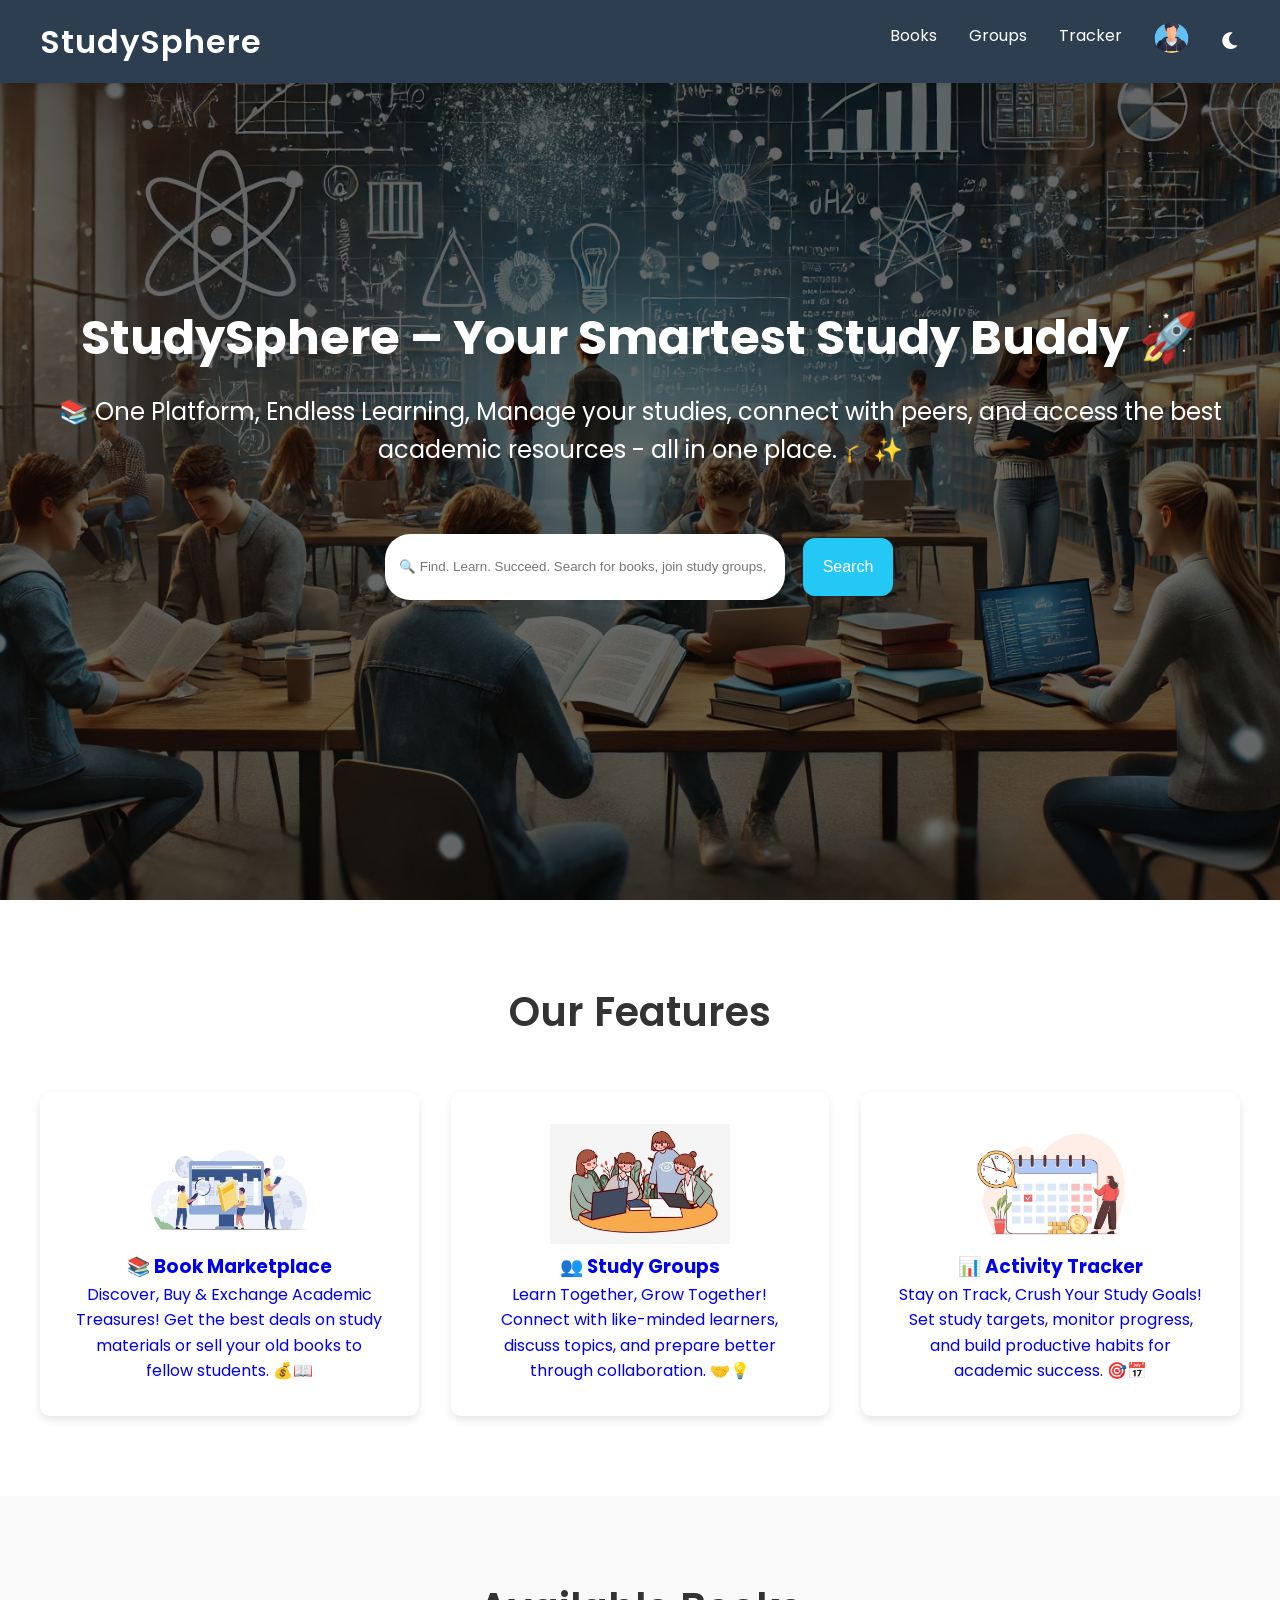
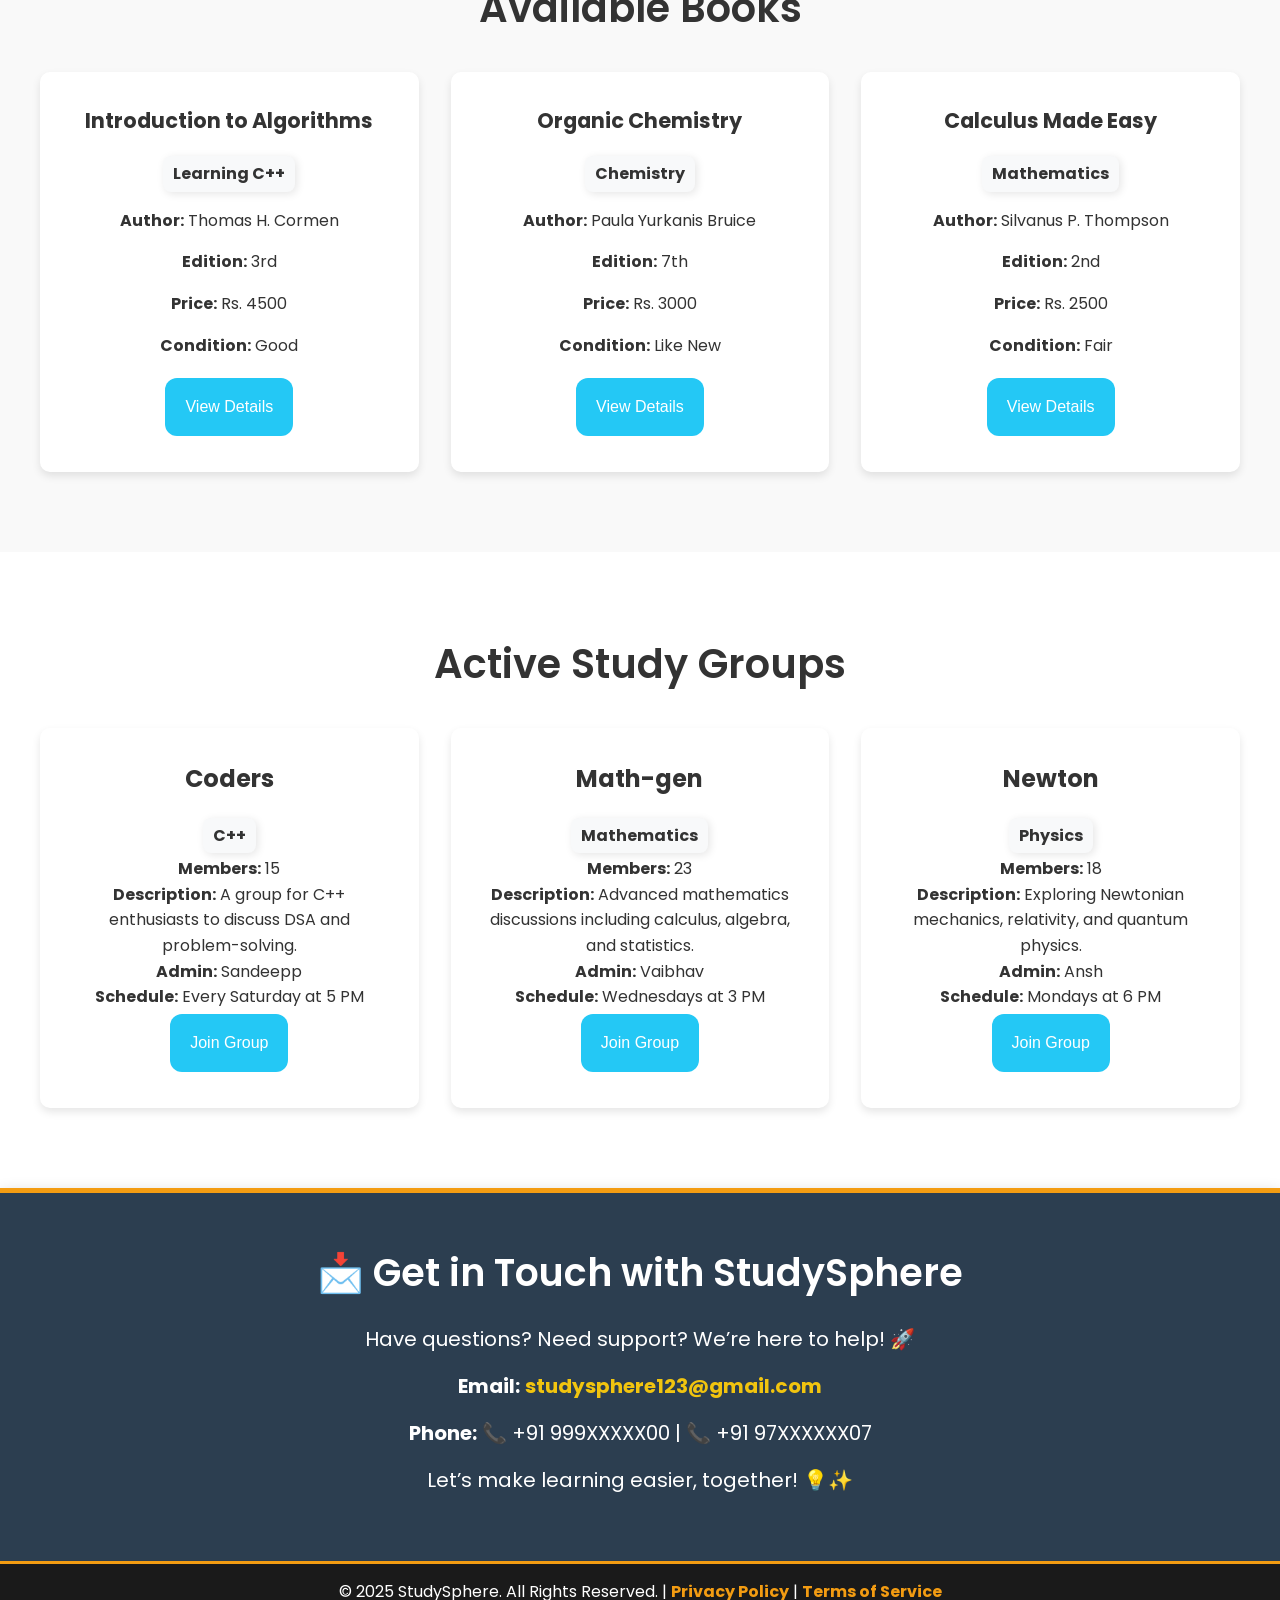
<file: html-files/index.html>
<!DOCTYPE html>
<html lang="en">

<head>
    <meta charset="UTF-8">
    <meta name="viewport" content="width=device-width, initial-scale=1.0">
    <link rel="icon" href="../src/ss.jpg">
    <title>StudySphere - Student Learning Platform</title>
    <link rel="stylesheet" href="https://cdnjs.cloudflare.com/ajax/libs/font-awesome/6.0.0/css/all.min.css">
    <link href="https://fonts.googleapis.com/css2?family=Poppins:wght@300;400;600&display=swap" rel="stylesheet">
    <link rel="stylesheet" href="../css-files/prj-2.css">
    <script type="module" src="../javascripts/main.js"></script> <!-- Load your main JS file -->
</head>

<body>
    <header>
        <!-- Navbar will be injected here -->
         <!-- try -->
    </header>
    <!-- cls-1 Section -->
    <section class="cls-1" id="home">
        <h1>StudySphere – Your Smartest Study Buddy 🚀</h1>
        <p>📚 One Platform, Endless Learning, Manage your studies, connect with peers, and access the best academic resources - all in one place. 🎓✨</p>
        <div class="search-bar" style="margin-top: 2rem;">
            <input type="text" placeholder="🔍 Find. Learn. Succeed. Search for books, join study groups, and track your progress effortlessly!">
            <button class="btn">Search</button>
        </div>
    </section>    

    <!-- Features Section -->
    <section class="features">
        <h2>Our Features</h2>
        <div class="features-grid">
            <div class="feature-card-left-to-right">
                <a href="./book2.html">
                    <img src="../src/book.jpg" alt="book2.html" style="height: 120px; width: 180px;">
                <h3>📚 Book Marketplace</h3>
                <p>Discover, Buy & Exchange Academic Treasures! Get the best deals on study materials or sell your old books to fellow students. 💰📖</p>
                </a>
            </div>
            <div class="feature-card-top-to-bottom">
                <a href="./group.html">
                    <img src="../src/study-grp.jpg" alt="group.html" style="height: 120px; width: 180px;">
                <h3>👥 Study Groups</h3>
                <p>Learn Together, Grow Together! Connect with like-minded learners, discuss topics, and prepare better through collaboration. 🤝💡</p>
                </a>
            </div>
            <div class="feature-card-right-to-left">
                <a href="./tracker.html">
                    <img src="../src/tracker.jpg" alt="tracker.html" style="height: 120px; width: 180px;">
                <h3>📊 Activity Tracker</h3>
                <p>Stay on Track, Crush Your Study Goals! Set study targets, monitor progress, and build productive habits for academic success. 🎯📅</p>
                </a>
            </div>
        </div>
    </section>

    <!-- Book Listings -->
    <section class="book-listings" id="books">
        <h2 style="text-align: center; margin-bottom: 2rem;">Available Books</h2>
        <div class="books-grid">
            <!-- Book cards will be populated by JavaScript -->
        </div>
    </section>

    <!-- Study Groups Preview -->
    <section class="features" id="groups">
        <h2 style="text-align: center; margin-bottom: 2rem;">Active Study Groups</h2>
        <div class="features-grid">
            <!-- Study group cards will be populated by JavaScript -->
        </div>
    </section>

    <section id="contact" class="contact">
        <h2>📩 Get in Touch with StudySphere</h2>
        <p>Have questions? Need support? We’re here to help! 🚀</p>
        <p><strong>Email:</strong> <a href="mailto:studysphere123@gmail.com">studysphere123@gmail.com</a></p>
        <p><strong>Phone:</strong> 📞 +91 999XXXXX00 | 📞 +91 97XXXXXX07</p>
        <p>Let’s make learning easier, together! 💡✨</p>
    </section>
    
    <footer>
        © 2025 StudySphere. All Rights Reserved. | <a href="#">Privacy Policy</a> | <a href="#">Terms of Service</a>
    </footer>
    

    <script src="../javascripts/prj-2.js"></script>
</body>

</html>
</file>
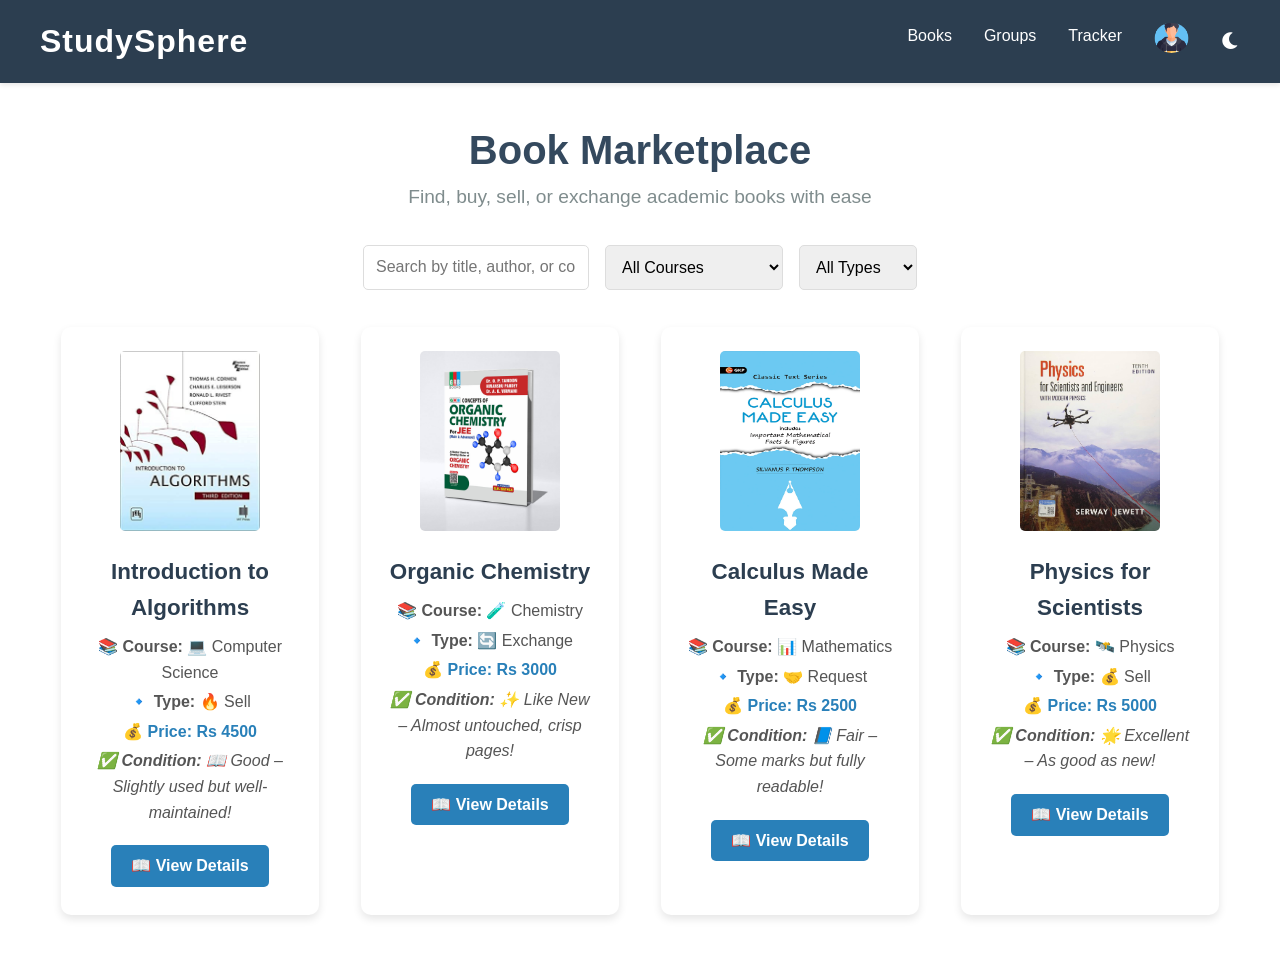
<file: book2.html>
<!DOCTYPE html>
<html lang="en">
<head>
    <meta charset="UTF-8">
    <meta name="viewport" content="width=device-width, initial-scale=1.0">
    <title>StudySphere - Book Marketplace</title>
    <link rel="stylesheet" href="https://cdnjs.cloudflare.com/ajax/libs/font-awesome/6.0.0/css/all.min.css">
    <link rel="stylesheet" href="prj-2.css">
    <link rel="stylesheet" href="book2.css">
    <script type="module" src="main.js"></script>
</head>
<body>
    <!-- Header for Navbar -->
    <header>
        <!-- Navbar will be injected here -->
    </header>

        <!-- Book Section -->
        <section class="book-section">
            <!-- Header -->
            <div class="book-header">
                <h1>Book Marketplace</h1>
                <p>Find, buy, sell, or exchange academic books with ease</p>
            </div>

            <!-- Search & Filters -->
            <div class="search-filters">
                <input type="text" id="searchInput" placeholder="Search by title, author, or course...">
                <select id="courseFilter">
                    <option value="">All Courses</option>
                    <option value="Computer Science">Computer Science</option>
                    <option value="Mathematics">Mathematics</option>
                    <option value="Physics">Physics</option>
                    <option value="Chemistry">Chemistry</option>
                </select>
                <select id="typeFilter">
                    <option value="">All Types</option>
                    <option value="Sell">Sell</option>
                    <option value="Exchange">Exchange</option>
                    <option value="Request">Request</option>
                </select>
            </div>

            <!-- Book Grid -->
            <div class="book-grid" id="bookGrid">
                <!-- Book cards will be populated by JavaScript -->
            </div>
        </section>
    </main>

    <script src="book2.js"></script>
</body>
</html>
</file>
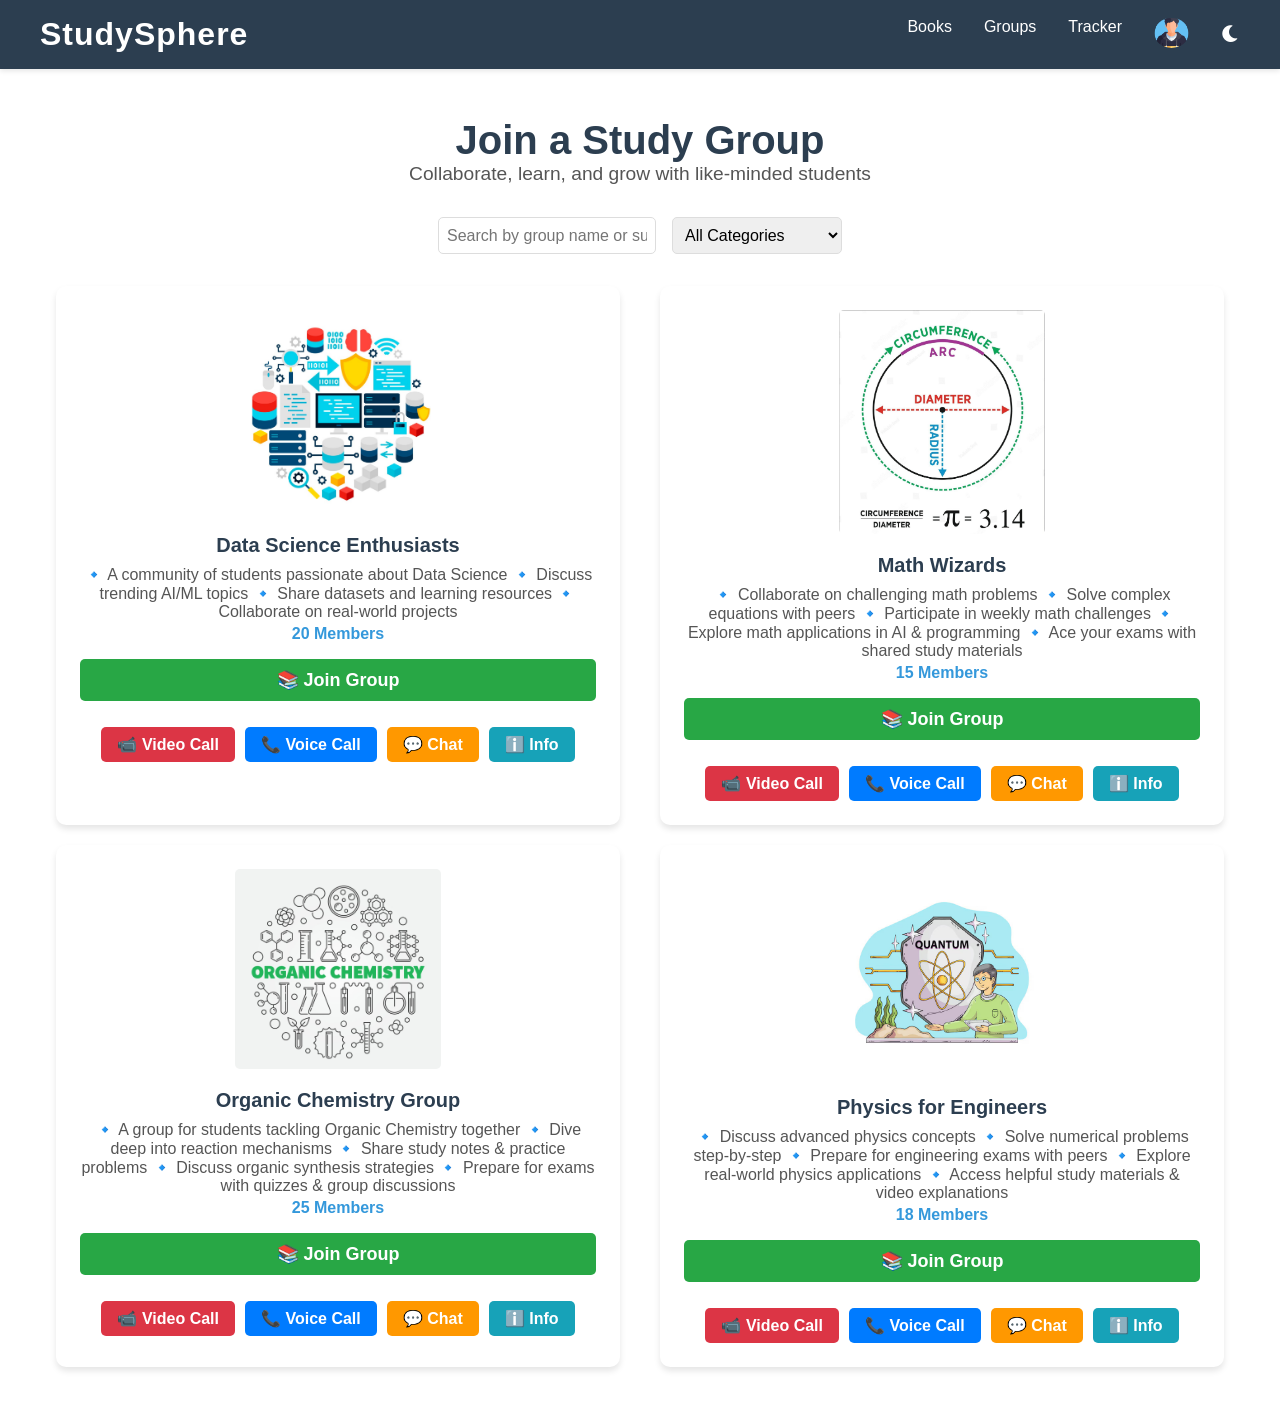
<file: group.html>
<!DOCTYPE html>
<html lang="en">
<head>
    <meta charset="UTF-8">
    <meta name="viewport" content="width=device-width, initial-scale=1.0">
    <title>StudySphere - Study Tracker</title>
    <link rel="stylesheet" href="https://cdnjs.cloudflare.com/ajax/libs/font-awesome/6.0.0/css/all.min.css">
    <link rel="stylesheet" href="group.css">
    <script type="module" src="main.js"></script> <!-- Load your main JS file -->
</head>
<body>
    <header>
        <!-- Navbar will be injected here -->
    </header>
    <!-- Group Section -->
    <section class="group-section">
        <div class="group-header">
            <h1>Join a Study Group</h1>
            <p>Collaborate, learn, and grow with like-minded students</p>
        </div>

        <!-- Search & Filters -->
        <div class="search-filters">
            <input type="text" id="searchInput" placeholder="Search by group name or subject...">
            <select id="categoryFilter">
                <option value="">All Categories</option>
                <option value="Computer Science">Computer Science</option>
                <option value="Mathematics">Mathematics</option>
                <option value="Physics">Physics</option>
                <option value="Chemistry">Chemistry</option>
            </select>
        </div>

        <!-- Group Grid -->
        <div class="group-grid" id="groupGrid">
            <!-- Group cards will be populated by JavaScript -->
        </div>
    </section>

    <script src="group.js"></script>
</body>
</html>
</file>
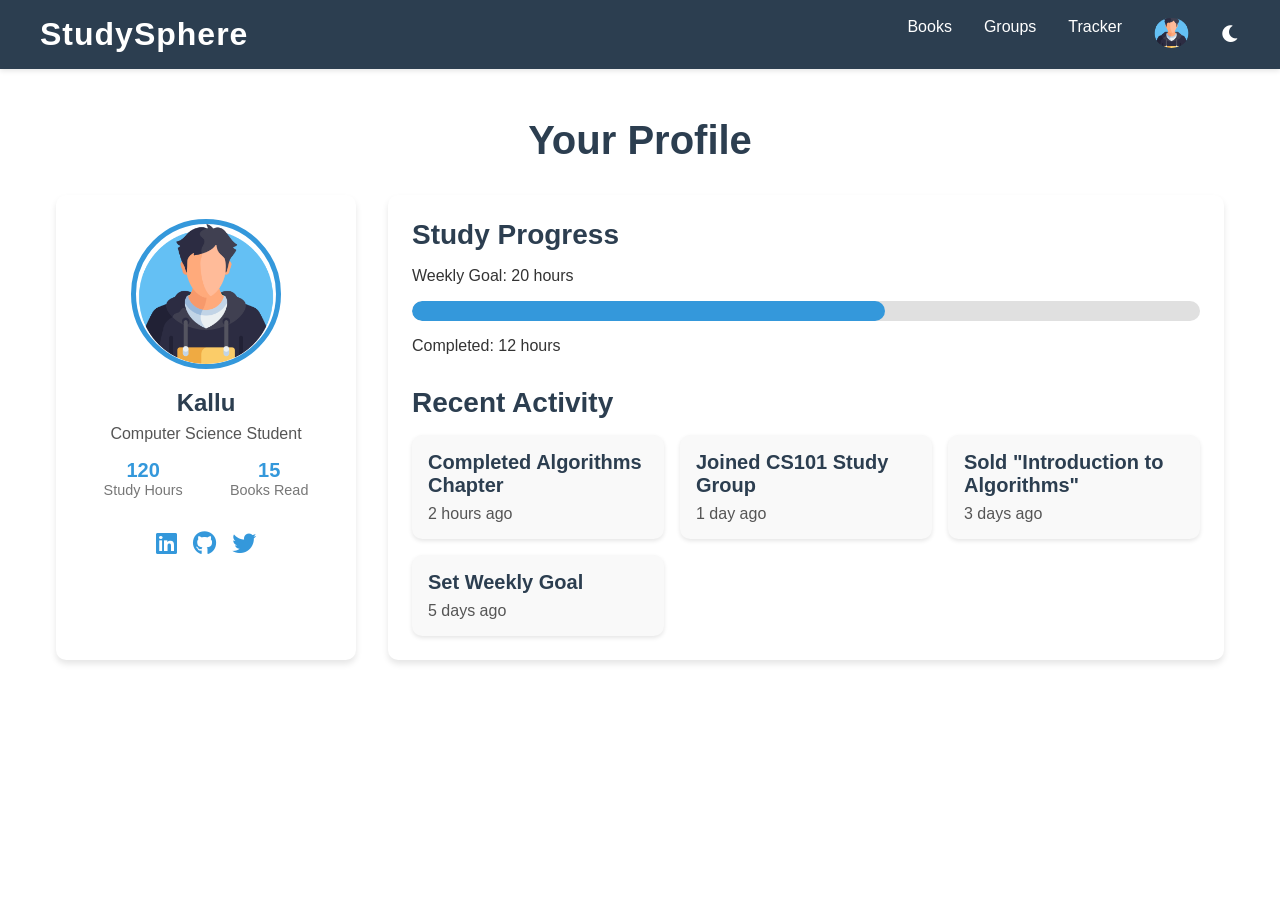
<file: profile.html>
<!DOCTYPE html>
<html lang="en">
<head>
    <meta charset="UTF-8">
    <meta name="viewport" content="width=device-width, initial-scale=1.0">
    <title>StudySphere - Profile</title>
    <link rel="stylesheet" href="https://cdnjs.cloudflare.com/ajax/libs/font-awesome/6.0.0/css/all.min.css">
    <link rel="stylesheet" href="profile.css">
    <script type="module" src="main.js"></script>

</head>
<body>
    <header>
        <!-- Navbar will be injected here -->
    </header>

    <!-- Profile Container -->
    <div class="profile-container">
        <!-- Header -->
        <div class="profile-header">
            <h1>Your Profile</h1>
        </div>

        <!-- Profile Content -->
        <div class="profile-content">
            <!-- Sidebar -->
            <div class="profile-sidebar">
                <img src="./profile-sy.png" alt="Profile">
                <h2>Kallu</h2>
                <p>Computer Science Student</p>
                <div class="stats">
                    <div>
                        <h3>120</h3>
                        <p>Study Hours</p>
                    </div>
                    <div>
                        <h3>15</h3>
                        <p>Books Read</p>
                    </div>
                </div>
                <div class="social-links">
                    <a href="#"><i class="fab fa-linkedin"></i></a>
                    <a href="#"><i class="fab fa-github"></i></a>
                    <a href="#"><i class="fab fa-twitter"></i></a>
                </div>
            </div>

            <!-- Main Content -->
            <div class="profile-main">
                <!-- Progress Section -->
                <div class="progress-section">
                    <h2>Study Progress</h2>
                    <p>Weekly Goal: 20 hours</p>
                    <div class="progress-bar">
                        <div class="progress-bar-fill" style="width: 60%;"></div>
                    </div>
                    <p>Completed: 12 hours</p>
                </div>

                <!-- Recent Activity -->
                <div class="activity-section">
                    <h2>Recent Activity</h2>
                    <div class="activity-grid">
                        <div class="activity-card">
                            <h3>Completed Algorithms Chapter</h3>
                            <p>2 hours ago</p>
                        </div>
                        <div class="activity-card">
                            <h3>Joined CS101 Study Group</h3>
                            <p>1 day ago</p>
                        </div>
                        <div class="activity-card">
                            <h3>Sold "Introduction to Algorithms"</h3>
                            <p>3 days ago</p>
                        </div>
                        <div class="activity-card">
                            <h3>Set Weekly Goal</h3>
                            <p>5 days ago</p>
                        </div>
                    </div>
                </div>
            </div>
        </div>
    </div>
</body>
</html>
</file>
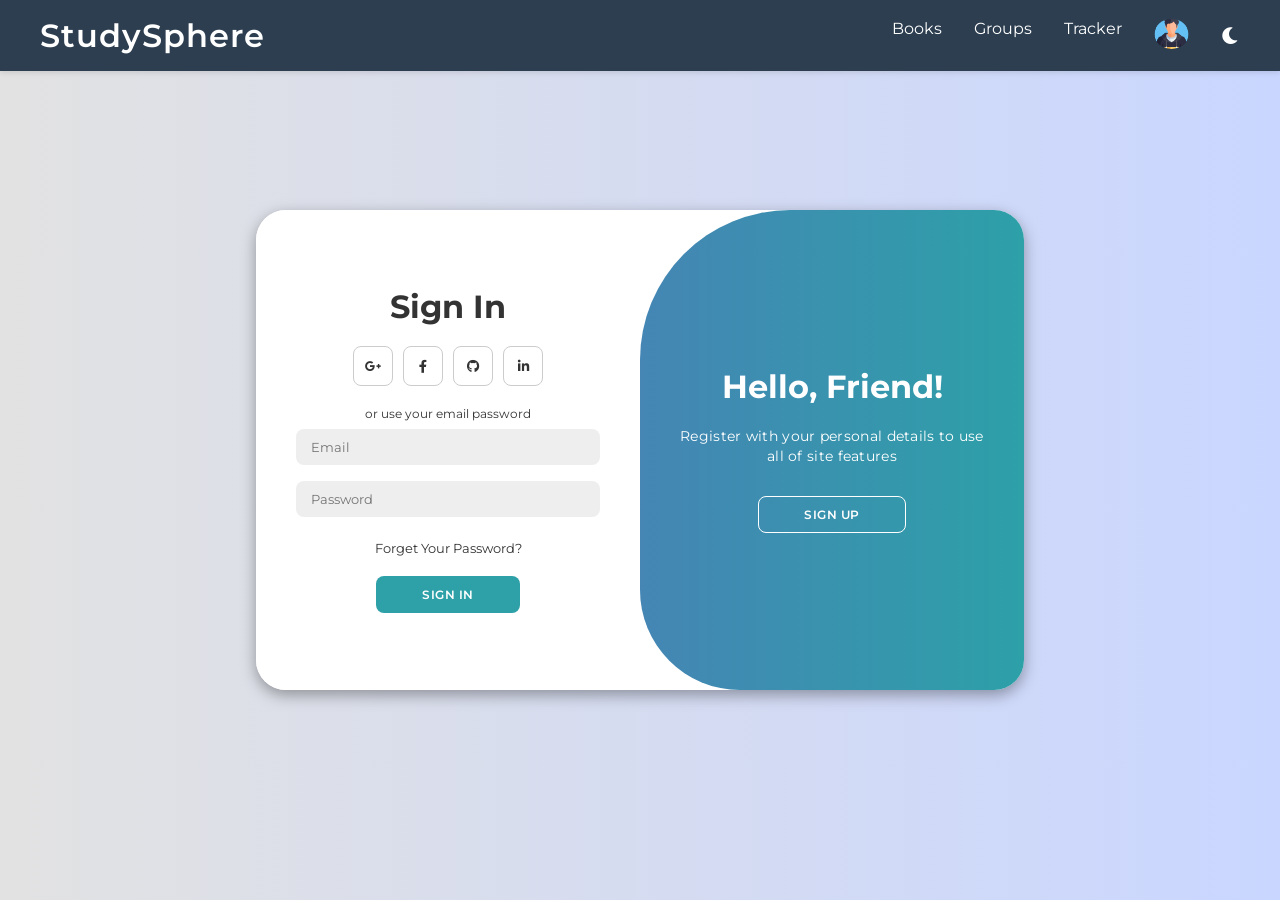
<file: signup.html>
<!DOCTYPE html>
<html lang="en">
  <head>
    <meta charset="UTF-8" />
    <meta name="viewport" content="width=device-width, initial-scale=1.0" />
    <link
      rel="stylesheet"
      href="https://cdnjs.cloudflare.com/ajax/libs/font-awesome/6.4.2/css/all.min.css"
    />
    <link rel="stylesheet" href="signup.css" />
    <title>Login Page | Caged coder</title>
    <script type="module" src="main.js"></script> <!-- Load your main JS file -->
  </head>

  <body>
    <header>
        <!-- Navbar will be injected here -->
    </header>
    <div class="container" id="container">
      <div class="form-container sign-up">
        <form>
          <h1>Create Account</h1>
          <div class="social-icons">
            <a href="#" class="icon"
              ><i class="fa-brands fa-google-plus-g"></i
            ></a>
            <a href="#" class="icon"><i class="fa-brands fa-facebook-f"></i></a>
            <a href="#" class="icon"><i class="fa-brands fa-github"></i></a>
            <a href="#" class="icon"
              ><i class="fa-brands fa-linkedin-in"></i
            ></a>
          </div>
          <span>or use your email for registeration</span>
          <input type="text" placeholder="Name" />
          <input type="email" placeholder="Email" />
          <input type="password" placeholder="Password" />
          <button>Sign Up</button>
        </form>
      </div>
      <div class="form-container sign-in">
        <form>
          <h1>Sign In</h1>
          <div class="social-icons">
            <a href="#" class="icon"
              ><i class="fa-brands fa-google-plus-g"></i
            ></a>
            <a href="#" class="icon"><i class="fa-brands fa-facebook-f"></i></a>
            <a href="#" class="icon"><i class="fa-brands fa-github"></i></a>
            <a href="#" class="icon"
              ><i class="fa-brands fa-linkedin-in"></i
            ></a>
          </div>
          <span>or use your email password</span>
          <input type="email" placeholder="Email" />
          <input type="password" placeholder="Password" />
          <a href="#">Forget Your Password?</a>
          <button>Sign In</button>
        </form>
      </div>
      <div class="toggle-container">
        <div class="toggle">
          <div class="toggle-panel toggle-left">
            <h1>Welcome Back!</h1>
            <p>Enter your personal details to use all of site features</p>
            <button class="hidden" id="login">Sign In</button>
          </div>
          <div class="toggle-panel toggle-right">
            <h1>Hello, Friend!</h1>
            <p>
              Register with your personal details to use all of site features
            </p>
            <button class="hidden" id="register">Sign Up</button>
          </div>
        </div>
      </div>
    </div>

    <script src="signup.js"></script>
  </body>
</html>
</file>
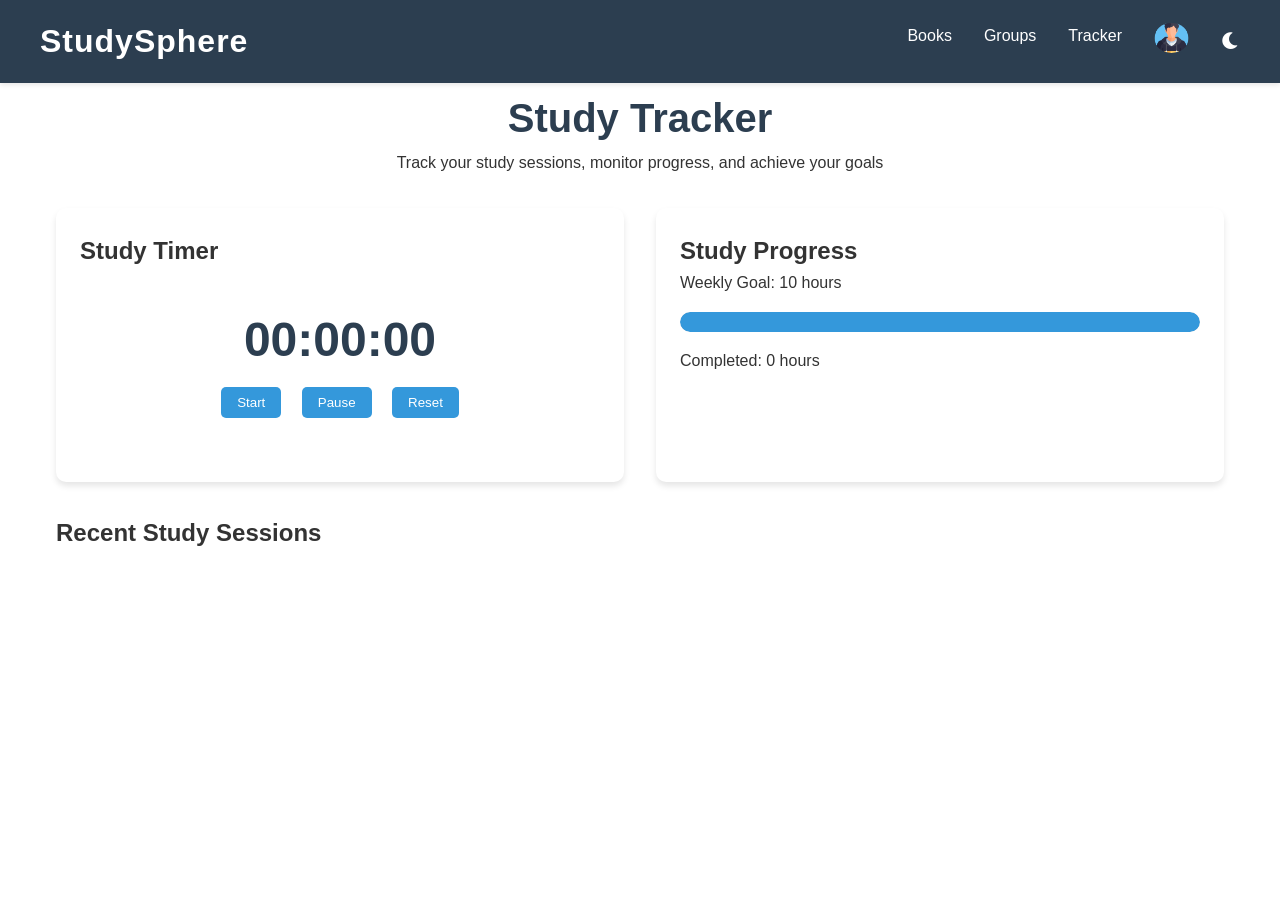
<file: tracker.html>
<!DOCTYPE html>
<html lang="en">
<head>
    <meta charset="UTF-8">
    <meta name="viewport" content="width=device-width, initial-scale=1.0">
    <title>StudySphere - Study Tracker</title>
    <link rel="stylesheet" href="https://cdnjs.cloudflare.com/ajax/libs/font-awesome/6.0.0/css/all.min.css">
    <link rel="stylesheet" href="prj-2.css">
    <link rel="stylesheet" href="tracker.css">
    <script type="module" src="main.js"></script> <!-- Load your main JS file -->
</head>
<body>
    <header>
        <!-- Navbar will be injected here -->
    </header>
    <!-- Tracker Content -->
    <div class="tracker-container">
        <!-- Header -->
        <div class="tracker-header">
            <h1>Study Tracker</h1>
            <p>Track your study sessions, monitor progress, and achieve your goals</p>
        </div>

        <!-- Tracker Grid -->
        <div class="tracker-grid">
            <!-- Timer Section -->
            <div class="tracker-card">
                <h2>Study Timer</h2>
                <div class="timer">
                    <div class="timer-display" id="timerDisplay">00:00:00</div>
                    <div class="timer-controls">
                        <button id="startBtn">Start</button>
                        <button id="pauseBtn">Pause</button>
                        <button id="resetBtn">Reset</button>
                    </div>
                </div>
            </div>

            <!-- Progress Section -->
            <div class="tracker-card">
                <h2>Study Progress</h2>
                <div class="progress">
                    <p>Weekly Goal: <span id="goalHours">10</span> hours</p>
                    <div class="progress-bar">
                        <div class="progress-bar-fill" id="progressBar"></div>
                    </div>
                    <p>Completed: <span id="completedHours">0</span> hours</p>
                </div>
            </div>
        </div>

        <!-- Study Sessions -->
        <div class="study-sessions">
            <h2>Recent Study Sessions</h2>
            <ul class="session-list" id="sessionList">
                <!-- Sessions will be added here dynamically -->
            </ul>
        </div>
    </div>

    <script src="tracker.js"></script>
</body>
</html>
</file>
<file: css-files/prj-2.css>
* {
    margin: 0;
    padding: 0;
    box-sizing: border-box;
  }
  
  body {
    font-family: 'Poppins', sans-serif;
    line-height: 1.6;
    background-color: var(--background-color);
    color: var(--text-color);
    transition: background-color 0.3s ease; /* Smooth background transition */
  }
  
  a {
    text-decoration: none;
  }
  /* cls-1 Section */
  .cls-1 {
    background: url('../src/prj-bg.jpg') no-repeat center center;
    background-size: cover;
    background-blend-mode: overlay;
    background-color: rgba(0, 0, 0, 0.6); 
    color: white;
    padding: 10rem 2rem;
    text-align: center;
    min-height: 100vh; 
    display: flex;
    flex-direction: column;
    justify-content: center;
    align-items: center;
    animation: fadeIn 1s ease-out;
  }
  
  /* Typography */
  .cls-1 h1 {
    font-size: 3rem;
    margin-bottom: 1rem;
    animation: fadeIn 1.5s ease-out;
  }
  
  .cls-1 p {
    font-size: 1.5rem;
    margin-bottom: 2rem;
    animation: fadeIn 2s ease-out;
  }
  
  /* Search Bar */
  .search-bar {
    display: flex;
    flex-wrap: wrap;
    justify-content: center;
    gap: 1rem;
  }
  
  .search-bar input {
    padding: 0.9rem;
    width: 400px;
    max-width: 80%;
    border: none;
    border-radius: 25px;
    transition: width 0.3s ease-in-out;
  }
  
  .search-bar input:focus {
    outline: none;
    box-shadow: 0 0 5px #3498db;
    width: 450px;
  }
  
  /* Button */
  .btn {
    background: #24c8f5;
    border: none;
    color: white;
    padding: 20px;
    text-align: center;
    text-decoration: none;
    display: inline-block;
    font-size: 16px;
    margin: 4px 2px;
    cursor: pointer;
    border-radius: 12px;
    transition: background 0.3s ease, transform 0.3s ease;
  }
  
  .btn:hover {
    background: #125cf0;
    transform: scale(1.05);
  }
  
  /* Responsive Design */
  @media (max-width: 768px) {
    .cls-1 {
        padding: 6rem 1rem;
    }
  
    .cls-1 h1 {
        font-size: 3rem;
    }
  
    .cls-1 p {
        font-size: 1.1rem;
    }
  
    .search-bar input {
        width: 100%;
        max-width: 300px;
    }
  
    .btn {
        width: 100%;
        max-width: 200px;
    }
  }
  
  @media (max-width: 480px) {
    .cls-1 h1 {
        font-size: 2.5rem;
    }
  
    .cls-1 p {
        font-size: 1rem;
    }
  
    .search-bar {
        flex-direction: column;
        gap: 0.5rem;
    }
  
    .search-bar input {
        width: 100%;
    }
  
    .btn {
        width: 100%;
    }
  }
  
  /* Features Section */
  .features {
    padding: 5rem 2rem;
    background: #fff;
    animation: fadeIn 1s ease-out;
  }
  
  .features h2 {
    text-align: center;
    margin-bottom: 3rem;
    font-size: 2.5rem;
    font-weight: 600;
    animation: fadeIn 1.5s ease-out;
  }
  
  .features-grid {
    display: grid;
    grid-template-columns: repeat(auto-fit, minmax(250px, 1fr));
    gap: 2rem;
    max-width: 1200px;
    margin: 0 auto;
  }
  
  .feature-card-left-to-right {
    background: white;
    padding: 2rem;
    border-radius: 10px;
    box-shadow: 0 4px 8px rgba(0, 0, 0, 0.1);
    transition: transform 0.3s ease, box-shadow 0.3s ease, filter 0.3s ease; /* Smooth transformations */
    text-align: center;
    animation: slideFromLeft 1.3s forwards;
  }
  
  .feature-card-top-to-bottom {
    background: white;
    padding: 2rem;
    border-radius: 10px;
    box-shadow: 0 4px 8px rgba(0, 0, 0, 0.1);
    transition: transform 0.3s ease, box-shadow 0.3s ease, filter 0.3s ease; /* Smooth transformations */
    text-align: center;
    animation: slideFromBottom 1.3s forwards;
  }
  
  .feature-card-right-to-left {
    background: white;
    padding: 2rem;
    border-radius: 10px;
    box-shadow: 0 4px 8px rgba(0, 0, 0, 0.1);
    transition: transform 0.3s ease, box-shadow 0.3s ease, filter 0.3s ease; /* Smooth transformations */
    text-align: center;
    animation: slideFromRight 1.3s forwards;
  }
  
  .feature-card:hover {
    transform: translateY(-5px);
    box-shadow: 0 6px 12px rgba(0, 0, 0, 0.2);
    filter: brightness(1.1); /* Brightens on hover */
  }
  
  .feature-card h3 {
    font-size: 1.5rem;
    margin-bottom: 1rem;
  }
  
  .feature-card p {
    font-size: 1rem;
  }
  
  /* Book Listings */
  .book-listings {
    padding: 5rem 2rem;
    background-color: #f9f9f9;
  }
  
  .book-listings h2 {
    text-align: center;
    margin-bottom: 3rem;
    font-size: 2.5rem;
    font-weight: 600;
  }
  
  .course-box {
    display: inline-block;
    background: #f8f9fa;
    padding: 5px 10px;
    font-weight: bold; 
    border-radius: 8px;
    box-shadow: 2px 2px 8px rgba(0, 0, 0, 0.1);
    text-align: center; 
    color: #333;
    margin: 3px 0;
    transition: 0.3s;
  }
  
  .books-grid {
    display: grid;
    grid-template-columns: repeat(auto-fit, minmax(250px, 1fr));
    gap: 2rem;
    max-width: 1200px;
    margin: 0 auto;
  }
  
  .book-card {
    background: white;
    padding: 2rem;
    border-radius: 10px;
    box-shadow: 0 4px 8px rgba(0, 0, 0, 0.1);
    text-align: center;
    transition: transform 0.3s ease, box-shadow 0.3s ease, filter 0.3s ease;
  }
  
  .book-card:hover {
    transform: translateY(-5px);
    box-shadow: 0 6px 12px rgba(0, 0, 0, 0.2);
    filter: brightness(1.1);
  }
  
  .book-card img {
    max-width: 150px;
    height: auto;
    margin-bottom: 1rem;
    transition: transform 0.3s ease; /* Image zoom effect */
  }
  
  .book-card img:hover {
    transform: scale(1.1);
  }
  
  .book-card h4 {
    font-size: 1.3rem;
    margin-bottom: 1rem;
  }
  
  .book-card p {
    margin-bottom: 1rem;
    font-size: 1rem;
  }
  
  /* Reuse Existing Keyframes */
  .book-card-left-to-right {
    animation: slideFromLeft 1.3s forwards;
  }
  
  .book-card-right-to-left {
    animation: slideFromRight 1.3s forwards;
  }
  
  .book-card-bottom-to-top {
    animation: slideFromBottom 1.3s forwards;
  }
  
  /* Responsive Design */
  @media (max-width: 1024px) {
    body {
        padding-top: 60px; /* Adjust padding for tablets */
    }
  
    .cls-1 h1 {
        font-size: 2.5rem;
    }
  
    .cls-1 p {
        font-size: 1.1rem;
    }
  
    .search-bar input {
        width: 300px;
    }
  
    .features-grid,
    .books-grid {
        grid-template-columns: 1fr;
    }
  
    .feature-card, .book-card {
        padding: 1.5rem;
    }
  
    .feature-card h3, .book-card h4 {
        font-size: 1.2rem;
    }
  }
  
  @media (max-width: 768px) {
    body {
        padding-top: 50px; /* Adjust padding for smaller tablets */
    }
  
    .cls-1 h1 {
        font-size: 2rem;
    }
  
    .cls-1 p {
        font-size: 1rem;
    }
  
    .search-bar input {
        width: 250px;
    }
  
    .btn {
        font-size: 1rem;
        padding: 0.5rem 1.2rem;
    }
  
    .features h2, .book-listings h2 {
        font-size: 2rem;
    }
  
    .features-grid,
    .books-grid {
        grid-template-columns: 1fr;
    }
  
    .feature-card, .book-card {
        padding: 1rem;
    }
  
    .feature-card h3, .book-card h4 {
        font-size: 1.1rem;
    }
  }
  
  @media (max-width: 480px) {
    body {
        padding-top: 40px; /* Adjust padding for smaller devices */
    }
  
    .cls-1 h1 {
        font-size: 1.8rem;
    }
  
    .cls-1 p {
        font-size: 0.9rem;
    }
  
    .search-bar input {
        width: 200px;
    }
  
    .btn {
        font-size: 0.9rem;
        padding: 0.4rem 1rem;
    }
  
    .features h2, .book-listings h2 {
        font-size: 1.8rem;
    }
  
    .features-grid,
    .books-grid {
        grid-template-columns: 1fr;
    }
  
    .feature-card, .book-card {
        padding: 0.8rem;
    }
  
    .feature-card h3, .book-card h4 {
        font-size: 1rem;
    }
  }
  
  /* Animations */
  @keyframes fadeIn {
    0% {
        opacity: 0;
        transform: translateY(-20px);
    }
    100% {
        opacity: 1;
        transform: translateY(0);
    }
  }
  
  /* Default Light Theme */
  :root {
    --background-color: #ffffff;
    --text-color: #333333;
    --navbar-color: #2c3e50;
    --navbar-text-color: #ffffff;
    --card-background: #f9f9f9;
    --card-shadow: 0 4px 6px rgba(0, 0, 0, 0.1);
  }
  
  /* Dark Theme */
  [data-theme="dark"] {
    --background-color: #121212;
    --text-color: #e0e0e0;
    --navbar-color: #1a1a1a;
    --navbar-text-color: #e0e0e0;
    --card-background: #1e1e1e;
    --card-shadow: 0 4px 6px rgba(0, 0, 0, 0.3);
  }
  
  .navbar {
    background-color: var(--navbar-color);
    color: var(--navbar-text-color);
  }
  
  .nav-links a {
    color: var(--navbar-text-color);
  }
  
  .theme-toggle {
    background: none;
    border: none;
    color: var(--navbar-text-color);
    font-size: 1.2rem;
    cursor: pointer;
    transition: color 0.3s ease;
  }
  
  .theme-toggle:hover {
    color: #3498db;
  }
  
  /* Contact Section */
  .contact {
    padding: 50px 20px;
    background: #2c3e50; /* Deeper blue for a premium look */
    color: white;
    text-align: center;
    border-top: 5px solid #f39c12; /* Stylish accent */
    box-shadow: 0 5px 15px rgba(0, 0, 0, 0.2);
  }
  
  .contact h2 {
    font-size: 38px;
    margin-bottom: 20px;
    font-weight: 600;
    animation: fadeIn 1.5s ease-in-out;
  }
  
  .contact p {
    font-size: 20px;
    margin-bottom: 15px;
    font-weight: 400;
  }
  
  .contact a {
    color: #f1c40f;
    font-weight: bold;
    text-decoration: none;
    transition: color 0.3s ease-in-out;
  }
  
  .contact a:hover {
    color: #e67e22;
  }
  
  /* Footer */
  footer {
    background: #1a1a1a;
    color: white;
    text-align: center;
    padding: 15px;
    font-size: 16px;
    border-top: 3px solid #f39c12;
  }
  
  footer a {
    color: #f39c12;
    font-weight: bold;
    transition: color 0.3s ease-in-out;
  }
  
  footer a:hover {
    color: #e67e22;
  }
  
  @keyframes slideFromLeft {
    0% {
      opacity: 0;
      transform: translateX(-100%);
    }
    100% {
      opacity: 1;
      transform: translateX(0);
    }
  }
  
  @keyframes slideFromRight {
    0% {
      opacity: 0;
      transform: translateX(100%);
    }
    100% {
      opacity: 1;
      transform: translateX(0);
    }
  }
  
  @keyframes slideFromBottom {
    0% {
      opacity: 0;
      transform: translateY(50%);
    }
    100% {
      opacity: 1;
      transform: translateY(0);
    }
  }
  
  /* active */
  .active {
    opacity: 1;
  }
  
  .left-to-right.active {
    transform: translateX(0);
  }
  
  .right-to-left.active {
    transform: translateX(0);
  }
  
  .bottom-to-top.active {
    transform: translateY(0);
  }
  
  .rotate-heading.active {
    transform: rotate(360deg);
  }
  
  .scroll-section {
    padding: 100px;
    display: flex;
    flex-direction: column;
    align-items: center;
    gap: 30px;
  }
</file>
<file: prj-2.css>
* {
    margin: 0;
    padding: 0;
    box-sizing: border-box;
}

body {
    font-family: 'Poppins', sans-serif;
    line-height: 1.6;
    background-color: var(--background-color);
    color: var(--text-color);
    transition: background-color 0.3s ease; /* Smooth background transition */
}

a {
    text-decoration: none;
}
/* cls-1 Section */
.cls-1 {
    background: url('./src/prj-bg.jpg') no-repeat center center;
    background-size: cover;
    background-blend-mode: overlay;
    background-color: rgba(0, 0, 0, 0.6); 
    color: white;
    padding: 10rem 2rem;
    text-align: center;
    min-height: 100vh; 
    display: flex;
    flex-direction: column;
    justify-content: center;
    align-items: center;
    animation: fadeIn 1s ease-out;
}

/* Typography */
.cls-1 h1 {
    font-size: 3rem;
    margin-bottom: 1rem;
    animation: fadeIn 1.5s ease-out;
}

.cls-1 p {
    font-size: 1.5rem;
    margin-bottom: 2rem;
    animation: fadeIn 2s ease-out;
}

/* Search Bar */
.search-bar {
    display: flex;
    flex-wrap: wrap;
    justify-content: center;
    gap: 1rem;
}

.search-bar input {
    padding: 0.9rem;
    width: 400px;
    max-width: 80%;
    border: none;
    border-radius: 25px;
    transition: width 0.3s ease-in-out;
}

.search-bar input:focus {
    outline: none;
    box-shadow: 0 0 5px #3498db;
    width: 450px;
}

/* Button */
.btn {
    background: #24c8f5;
    border: none;
    color: white;
    padding: 20px;
    text-align: center;
    text-decoration: none;
    display: inline-block;
    font-size: 16px;
    margin: 4px 2px;
    cursor: pointer;
    border-radius: 12px;
    transition: background 0.3s ease, transform 0.3s ease;
}

.btn:hover {
    background: #125cf0;
    transform: scale(1.05);
}

/* Responsive Design */
@media (max-width: 768px) {
    .cls-1 {
        padding: 6rem 1rem;
    }

    .cls-1 h1 {
        font-size: 3rem;
    }

    .cls-1 p {
        font-size: 1.1rem;
    }

    .search-bar input {
        width: 100%;
        max-width: 300px;
    }

    .btn {
        width: 100%;
        max-width: 200px;
    }
}

@media (max-width: 480px) {
    .cls-1 h1 {
        font-size: 2.5rem;
    }

    .cls-1 p {
        font-size: 1rem;
    }

    .search-bar {
        flex-direction: column;
        gap: 0.5rem;
    }

    .search-bar input {
        width: 100%;
    }

    .btn {
        width: 100%;
    }
}

/* Features Section */
.features {
    padding: 5rem 2rem;
    background: #fff;
    animation: fadeIn 1s ease-out;
}

.features h2 {
    text-align: center;
    margin-bottom: 3rem;
    font-size: 2.5rem;
    font-weight: 600;
    animation: fadeIn 1.5s ease-out;
}

.features-grid {
    display: grid;
    grid-template-columns: repeat(auto-fit, minmax(250px, 1fr));
    gap: 2rem;
    max-width: 1200px;
    margin: 0 auto;
}

.feature-card {
    background: white;
    padding: 2rem;
    border-radius: 10px;
    box-shadow: 0 4px 8px rgba(0, 0, 0, 0.1);
    transition: transform 0.3s ease, box-shadow 0.3s ease, filter 0.3s ease; /* Smooth transformations */
    text-align: center;
}

.feature-card:hover {
    transform: translateY(-5px);
    box-shadow: 0 6px 12px rgba(0, 0, 0, 0.2);
    filter: brightness(1.1); /* Brightens on hover */
}

.feature-card h3 {
    font-size: 1.5rem;
    margin-bottom: 1rem;
}

.feature-card p {
    font-size: 1rem;
}

/* Book Listings */
.book-listings {
    padding: 5rem 2rem;
    background-color: #f9f9f9;
}

.book-listings h2 {
    text-align: center;
    margin-bottom: 3rem;
    font-size: 2.5rem;
    font-weight: 600;
}

.course-box {
    display: inline-block; background: #f8f9fa; padding: 5px 10px; font-weight: bold; 
    border-radius: 8px; box-shadow: 2px 2px 8px rgba(0, 0, 0, 0.1); text-align: center; 
    color: #333; margin: 3px 0; transition: 0.3s;
}

.book-card, .feature-card {
    background: white; padding: 10px; border-radius: 8px; box-shadow: 2px 3px 8px rgba(0, 0, 0, 0.1);
    margin: 5px; text-align: center; transition: 0.3s;
}

.book-card:hover, .feature-card:hover { transform: translateY(-3px); box-shadow: 3px 4px 12px rgba(0, 0, 0, 0.15); }

.btn {
    background: #007bff; color: white; padding: 6px 12px; border: none; border-radius: 5px;
    cursor: pointer; font-weight: bold; transition: 0.3s;
}

.btn:hover { background: #0056b3; transform: scale(1.05); }


.books-grid {
    display: grid;
    grid-template-columns: repeat(auto-fit, minmax(250px, 1fr));
    gap: 2rem;
    max-width: 1200px;
    margin: 0 auto;
}

.book-card {
    background: white;
    padding: 2rem;
    border-radius: 10px;
    box-shadow: 0 4px 8px rgba(0, 0, 0, 0.1);
    text-align: center;
    transition: transform 0.3s ease, box-shadow 0.3s ease, filter 0.3s ease;
}

.book-card:hover {
    transform: translateY(-5px);
    box-shadow: 0 6px 12px rgba(0, 0, 0, 0.2);
    filter: brightness(1.1);
}

.book-card img {
    max-width: 150px;
    height: auto;
    margin-bottom: 1rem;
    transition: transform 0.3s ease; /* Image zoom effect */
}

.book-card img:hover {
    transform: scale(1.1);
}

.book-card h4 {
    font-size: 1.3rem;
    margin-bottom: 1rem;
}

.book-card p {
    margin-bottom: 1rem;
    font-size: 1rem;
}

/* Responsive Design */
@media (max-width: 1024px) {
    body {
        padding-top: 60px; /* Adjust padding for tablets */
    }

    .cls-1 h1 {
        font-size: 2.5rem;
    }

    .cls-1 p {
        font-size: 1.1rem;
    }

    .search-bar input {
        width: 300px;
    }

    .features-grid,
    .books-grid {
        grid-template-columns: 1fr;
    }

    .feature-card, .book-card {
        padding: 1.5rem;
    }

    .feature-card h3, .book-card h4 {
        font-size: 1.2rem;
    }
}

@media (max-width: 768px) {
    body {
        padding-top: 50px; /* Adjust padding for smaller tablets */
    }

    .cls-1 h1 {
        font-size: 2rem;
    }

    .cls-1 p {
        font-size: 1rem;
    }

    .search-bar input {
        width: 250px;
    }

    .btn {
        font-size: 1rem;
        padding: 0.5rem 1.2rem;
    }

    .features h2, .book-listings h2 {
        font-size: 2rem;
    }

    .features-grid,
    .books-grid {
        grid-template-columns: 1fr;
    }

    .feature-card, .book-card {
        padding: 1rem;
    }

    .feature-card h3, .book-card h4 {
        font-size: 1.1rem;
    }
}

@media (max-width: 480px) {
    body {
        padding-top: 40px; /* Adjust padding for smaller devices */
    }

    .cls-1 h1 {
        font-size: 1.8rem;
    }

    .cls-1 p {
        font-size: 0.9rem;
    }

    .search-bar input {
        width: 200px;
    }

    .btn {
        font-size: 0.9rem;
        padding: 0.4rem 1rem;
    }

    .features h2, .book-listings h2 {
        font-size: 1.8rem;
    }

    .features-grid,
    .books-grid {
        grid-template-columns: 1fr;
    }

    .feature-card, .book-card {
        padding: 0.8rem;
    }

    .feature-card h3, .book-card h4 {
        font-size: 1rem;
    }
}

/* Animations */
@keyframes fadeIn {
    0% {
        opacity: 0;
        transform: translateY(-20px);
    }
    100% {
        opacity: 1;
        transform: translateY(0);
    }
}

/* Default Light Theme */
:root {
    --background-color: #ffffff;
    --text-color: #333333;
    --navbar-color: #2c3e50;
    --navbar-text-color: #ffffff;
    --card-background: #f9f9f9;
    --card-shadow: 0 4px 6px rgba(0, 0, 0, 0.1);
}

/* Dark Theme */
[data-theme="dark"] {
    --background-color: #121212;
    --text-color: #e0e0e0;
    --navbar-color: #1a1a1a;
    --navbar-text-color: #e0e0e0;
    --card-background: #1e1e1e;
    --card-shadow: 0 4px 6px rgba(0, 0, 0, 0.3);
}

.navbar {
    background-color: var(--navbar-color);
    color: var(--navbar-text-color);
}

.nav-links a {
    color: var(--navbar-text-color);
}

.theme-toggle {
    background: none;
    border: none;
    color: var(--navbar-text-color);
    font-size: 1.2rem;
    cursor: pointer;
    transition: color 0.3s ease;
}

.theme-toggle:hover {
    color: #3498db;
}

/* Contact Section */
.contact {
    padding: 50px 20px;
    background: #2c3e50; /* Deeper blue for a premium look */
    color: white;
    text-align: center;
    border-top: 5px solid #f39c12; /* Stylish accent */
    box-shadow: 0 5px 15px rgba(0, 0, 0, 0.2);
}

.contact h2 {
    font-size: 38px;
    margin-bottom: 20px;
    font-weight: 600;
    animation: fadeIn 1.5s ease-in-out;
}

.contact p {
    font-size: 20px;
    margin-bottom: 15px;
    font-weight: 400;
}

.contact a {
    color: #f1c40f;
    font-weight: bold;
    text-decoration: none;
    transition: color 0.3s ease-in-out;
}

.contact a:hover {
    color: #e67e22;
}

/* Footer */
footer {
    background: #1a1a1a;
    color: white;
    text-align: center;
    padding: 15px;
    font-size: 16px;
    border-top: 3px solid #f39c12;
}

footer a {
    color: #f39c12;
    font-weight: bold;
    transition: color 0.3s ease-in-out;
}

footer a:hover {
    color: #e67e22;
}
</file>
<file: book2.css>
* {
    margin: 0;
    padding: 0;
    box-sizing: border-box;
}

body {
    padding-top: 70px;
    font-family: 'Arial', sans-serif;
    background: #f9f9f9;
    color: #333;
}

.book-section {
    max-width: 1200px;
    margin: 2rem auto;
    padding: 1rem;
}

.book-header {
    text-align: center;
    margin-bottom: 2rem;
}

.book-header h1 {
    font-size: 2.5rem;
    color: #34495e;
}

.book-header p {
    font-size: 1.2rem;
    color: #7f8c8d;
}

.search-filters {
    display: flex;
    flex-wrap: wrap;
    gap: 1rem;
    justify-content: center;
    margin-bottom: 2rem;
}

.search-filters input,
.search-filters select {
    padding: 0.75rem;
    border: 1px solid #ddd;
    border-radius: 5px;
    font-size: 1rem;
}

.book-grid {
    display: grid;
    grid-template-columns: repeat(auto-fit, minmax(250px, 1fr));
    gap: 2rem;
}

.book-card {
    background: white;
    padding: 1.5rem;
    border-radius: 10px;
    box-shadow: 0 4px 8px rgba(0, 0, 0, 0.1);
    transition: transform 0.3s ease;
}

.book-card:hover {
    transform: translateY(-7px);
}

.book-card img {
    max-width: 100%;
    height: auto;
    border-radius: 5px;
    margin-bottom: 1rem;
}

.book-card h3 {
    font-size: 1.4rem;
    margin-bottom: 0.5rem;
    color: #2c3e50;
}

.book-card p {
    margin: 0.25rem 0;
    color: #555;
}

.book-card .price {
    font-weight: bold;
    color: #2980b9;
}

.book-card .condition {
    font-style: italic;
}

.btn {
    display: inline-block;
    padding: 0.5rem 1.25rem;
    background: #2980b9;
    color: white;
    border-radius: 5px;
    text-decoration: none;
    margin-top: 1rem;
    text-align: center;
}

.btn:hover {
    background: #1f669e;
}

@media (max-width: 1024px) {
    .book-header h1 {
        font-size: 2rem;
    }
    .book-header p {
        font-size: 1rem;
    }

    .book-grid {
        grid-template-columns: repeat(auto-fit, minmax(200px, 1fr));
    }

    .search-filters input,
    .search-filters select {
        width: 100%;
        font-size: 0.9rem;
    }

    .book-card h3 {
        font-size: 1.2rem;
    }

    .book-card p {
        font-size: 0.9rem;
    }
}

@media (max-width: 768px) {
    body {
        padding-top: 50px;
    }

    .book-header h1 {
        font-size: 1.8rem;
    }

    .book-header p {
        font-size: 1rem;
    }

    .book-grid {
        grid-template-columns: 1fr;
        gap: 1.5rem;
    }

    .search-filters {
        flex-direction: column;
    }

    .search-filters input,
    .search-filters select {
        width: 100%;
    }

    .book-card h3 {
        font-size: 1.2rem;
    }

    .book-card p {
        font-size: 0.9rem;
    }

    .btn {
        padding: 0.5rem 1rem;
    }
}

@media (max-width: 480px) {
    body {
        padding-top: 40px;
    }

    .book-header h1 {
        font-size: 1.5rem;
    }

    .book-header p {
        font-size: 0.9rem;
    }

    .search-filters input,
    .search-filters select {
        font-size: 0.8rem;
    }

    .book-card h3 {
        font-size: 1.1rem;
    }

    .book-card p {
        font-size: 0.85rem;
    }

    .btn {
        padding: 0.4rem 0.8rem;
        font-size: 0.9rem;
    }
}

/* Default Light Theme */
:root {
    --background-color: #ffffff;
    --text-color: #333333;
    --navbar-color: #2c3e50;
    --navbar-text-color: #ffffff;
    --card-background: #f9f9f9;
    --card-shadow: 0 4px 6px rgba(0, 0, 0, 0.1);
}

/* Dark Theme */
[data-theme="dark"] {
    --background-color: #121212;
    --text-color: #e0e0e0;
    --navbar-color: #1a1a1a;
    --navbar-text-color: #e0e0e0;
    --card-background: #1e1e1e;
    --card-shadow: 0 4px 6px rgba(0, 0, 0, 0.3);
}

/* Apply Theme Colors */
body {
    background-color: var(--background-color);
    color: var(--text-color);
}

.navbar {
    background-color: var(--navbar-color);
    color: var(--navbar-text-color);
}

.nav-links a {
    color: var(--navbar-text-color);
}

.theme-toggle {
    background: none;
    border: none;
    color: var(--navbar-text-color);
    font-size: 1.2rem;
    cursor: pointer;
    transition: color 0.3s ease;
}

.theme-toggle:hover {
    color: #3498db;
}
</file>
<file: group.css>
/* Basic reset */
* {
    margin: 0;
    padding: 0;
    box-sizing: border-box;
}

/* Body styles */
body {
    padding-top: 70px;
    font-family: 'Arial', sans-serif;
    background-color: #f5f5f5;
    color: #333;
}

/* Group Section */
.group-section {
    max-width: 1200px;
    margin: 2rem auto;
    padding: 1rem;
}

.group-header {
    text-align: center;
    margin-bottom: 2rem;
}

.group-header h1 {
    font-size: 2.5rem;
    color: #2c3e50;
}

.group-header p {
    font-size: 1.2rem;
    color: #555;
}

/* Search Filters */
.search-filters {
    display: flex;
    flex-wrap: wrap;
    gap: 1rem;
    justify-content: center;
    margin-bottom: 2rem;
}

.search-filters input,
.search-filters select {
    padding: 0.5rem;
    border: 1px solid #ddd;
    border-radius: 5px;
    font-size: 1rem;
}

/* Group Grid */
.group-grid {
    display: flex;
    flex-wrap: wrap;
    justify-content: space-between;
    gap: 20px;
}

/* Group Card */
.group-card {
    background: white;
    width: calc(50% - 20px); /* Ensures two cards per row with spacing */
    padding: 1.5rem;
    border-radius: 10px;
    box-shadow: 0 4px 6px rgba(0, 0, 0, 0.1);
    transition: transform 0.3s ease;
    text-align: center;
}

.group-card:hover {
    transform: translateY(-5px);
}

.group-card img {
    max-width: 40%;
    height: auto;
    border-radius: 5px;
    margin-bottom: 1rem;
}

.group-card h3 {
    font-size: 1.25rem;
    margin-bottom: 0.5rem;
    color: #2c3e50;
}

.group-card p {
    margin: 0.25rem 0;
    color: #555;
}

.group-card .group-details {
    font-weight: bold;
    color: #3498db;
}

/* Buttons */
.btn {
    display: inline-block;
    padding: 0.5rem 1rem;
    border-radius: 5px;
    text-decoration: none;
    margin-top: 1rem;
    text-align: center;
    font-weight: bold;
    transition: 0.3s;
    color: white;
}

.btn-join {
    background: #28a745;
    font-size: 18px;
    padding: 10px;
    display: block;
    width: 100%;
}

.btn-video { background-color: #dc3545; }  /* Red */
.btn-voice { background-color: #007bff; }  /* Blue */
.btn-chat { background-color: #ff9800; }   /* Orange */
.btn-info { background-color: #17a2b8; }   /* Teal */

.btn:hover {
    opacity: 0.8;
}

/* Button container */
.btn-container {
    display: flex;
    justify-content: center;
    flex-wrap: wrap;
    gap: 10px;
    margin-top: 10px;
}

/* Mobile Responsiveness */
@media (max-width: 1024px) {
    .group-header h1 {
        font-size: 2.2rem;
    }

    .group-header p {
        font-size: 1.1rem;
    }

    .group-card {
        width: calc(50% - 15px); /* Adjust width for medium screens */
    }
}

/* Tablet and Mobile Responsiveness */
@media (max-width: 768px) {
    body {
        padding-top: 50px;
    }

    .group-header h1 {
        font-size: 1.8rem;
    }

    .group-header p {
        font-size: 1rem;
    }

    .group-grid {
        flex-direction: column;
        align-items: center;
    }

    .group-card {
        width: 90%; /* Full width on smaller screens */
    }

    .search-filters input,
    .search-filters select {
        width: 100%; /* Full width for inputs on smaller screens */
    }

    .btn-container {
        flex-direction: column;
        align-items: center;
    }

    .btn {
        width: 100%;
        padding: 0.5rem;
        font-size: 1rem;
    }
}

/* Mobile Responsiveness */
@media (max-width: 480px) {
    body {
        padding-top: 40px;
    }

    .group-header h1 {
        font-size: 1.5rem;
    }

    .group-header p {
        font-size: 0.9rem;
    }

    .group-card h3 {
        font-size: 1.1rem;
    }

    .group-card p {
        font-size: 0.9rem;
    }

    .btn {
        padding: 0.5rem;
        font-size: 1rem;
    }
}
</file>
<file: profile.css>
* {
    margin: 0;
    padding: 0;
    box-sizing: border-box;
}

body {
    padding-top: 70px;
    font-family: 'Arial', sans-serif;
    background: #f5f5f5;
    color: #333;
}

.profile-container {
    max-width: 1200px;
    margin: 2rem auto;
    padding: 1rem;
}

.profile-header {
    text-align: center;
    margin-bottom: 2rem;
}

.profile-header h1 {
    font-size: 2.5rem;
    color: #2c3e50;
}

.profile-content {
    display: grid;
    grid-template-columns: 300px 1fr;
    gap: 2rem;
}

.profile-sidebar {
    background: white;
    padding: 1.5rem;
    border-radius: 10px;
    box-shadow: 0 4px 6px rgba(0, 0, 0, 0.1);
    text-align: center;
}

.profile-sidebar img {
    width: 150px;
    height: 150px;
    border-radius: 50%;
    margin-bottom: 1rem;
    object-fit: cover;
    border: 5px solid #3498db;
}

.profile-sidebar h2 {
    font-size: 1.5rem;
    margin-bottom: 0.5rem;
    color: #2c3e50;
}

.profile-sidebar p {
    color: #555;
    margin-bottom: 1rem;
}

.profile-sidebar .stats {
    display: flex;
    justify-content: space-around;
    margin: 1rem 0;
}

.profile-sidebar .stats div {
    text-align: center;
}

.profile-sidebar .stats h3 {
    font-size: 1.25rem;
    color: #3498db;
}

.profile-sidebar .stats p {
    font-size: 0.9rem;
    color: #777;
}

.profile-sidebar .social-links {
    display: flex;
    justify-content: center;
    gap: 1rem;
    margin-top: 1rem;
}

.profile-sidebar .social-links a {
    color: #3498db;
    font-size: 1.5rem;
    transition: color 0.3s ease;
}

.profile-sidebar .social-links a:hover {
    color: #2980b9;
}

.profile-main {
    background: white;
    padding: 1.5rem;
    border-radius: 10px;
    box-shadow: 0 4px 6px rgba(0, 0, 0, 0.1);
}

.profile-main h2 {
    font-size: 1.75rem;
    color: #2c3e50;
    margin-bottom: 1rem;
}

.progress-section {
    margin-bottom: 2rem;
}

.progress-bar {
    background: #e0e0e0;
    border-radius: 10px;
    height: 20px;
    margin: 1rem 0;
    overflow: hidden;
}

.progress-bar-fill {
    background: #3498db;
    height: 100%;
    border-radius: 10px;
    transition: width 0.3s ease;
}

.activity-grid {
    display: grid;
    grid-template-columns: repeat(auto-fit, minmax(250px, 1fr));
    gap: 1rem;
}

.activity-card {
    background: #f9f9f9;
    padding: 1rem;
    border-radius: 10px;
    box-shadow: 0 2px 4px rgba(0, 0, 0, 0.1);
    transition: transform 0.3s ease;
}

.activity-card:hover {
    transform: translateY(-5px);
}

.activity-card h3 {
    font-size: 1.25rem;
    color: #2c3e50;
    margin-bottom: 0.5rem;
}

.activity-card p {
    color: #555;
}

/* Responsive Design */
@media (max-width: 1024px) {
    .profile-content {
        grid-template-columns: 1fr;
    }

    .profile-sidebar {
        text-align: left;
        display: flex;
        flex-direction: column;
        align-items: center;
    }

    .profile-sidebar img {
        width: 120px;
        height: 120px;
    }

    .profile-sidebar h2 {
        font-size: 1.3rem;
    }

    .profile-sidebar p {
        font-size: 1rem;
    }

    .profile-sidebar .stats {
        flex-direction: column;
        gap: 1rem;
    }

    .profile-sidebar .stats h3 {
        font-size: 1rem;
    }

    .profile-sidebar .social-links a {
        font-size: 1.2rem;
    }

    .profile-main h2 {
        font-size: 1.5rem;
    }

    .progress-bar {
        height: 15px;
    }

    .activity-grid {
        grid-template-columns: 1fr;
    }
}

@media (max-width: 768px) {
    body {
        padding-top: 60px; /* Adjust padding for smaller screens */
    }

    .profile-sidebar {
        padding: 1rem;
    }

    .profile-sidebar img {
        width: 100px;
        height: 100px;
    }

    .profile-header h1 {
        font-size: 2rem;
    }

    .profile-sidebar h2 {
        font-size: 1.2rem;
    }

    .profile-main h2 {
        font-size: 1.3rem;
    }

    .progress-bar {
        height: 12px;
    }

    .activity-card h3 {
        font-size: 1.1rem;
    }

    .activity-card p {
        font-size: 0.9rem;
    }

    .activity-grid {
        grid-template-columns: 1fr;
    }
}

/* Mobile First Layout */
@media (max-width: 480px) {
    .profile-header h1 {
        font-size: 1.8rem;
    }

    .profile-sidebar img {
        width: 80px;
        height: 80px;
    }

    .profile-sidebar h2 {
        font-size: 1.1rem;
    }

    .profile-sidebar p {
        font-size: 0.9rem;
    }

    .profile-main h2 {
        font-size: 1.2rem;
    }

    .progress-bar {
        height: 10px;
    }

    .activity-card h3 {
        font-size: 1rem;
    }

    .activity-card p {
        font-size: 0.8rem;
    }
}
</file>
<file: signup.css>
@import url('https://fonts.googleapis.com/css2?family=Montserrat:wght@300;400;500;600;700&display=swap');

*{
    margin: 0;
    padding: 0;
    box-sizing: border-box;
    font-family: 'Montserrat', sans-serif;
}

body{
    background: linear-gradient(to right, #e2e2e2, #c9d6ff), #c9d6ff;
    display: flex;
    align-items: center;
    justify-content: center;
    flex-direction: column;
    height: 100vh;
}

.container{
    background-color: #fff;
    border-radius: 30px;
    box-shadow: 0 5px 15px rgba(0, 0, 0, 0.35);
    position: relative;
    overflow: hidden;
    width: 768px;
    max-width: 100%;
    min-height: 480px;
}

.container p{
    font-size: 14px;
    line-height: 20px;
    letter-spacing: 0.3px;
    margin: 20px 0;
}

.container span{
    font-size: 12px;
}

.container a{
    color: #333;
    font-size: 13px;
    text-decoration: none;
    margin: 15px 0 10px;
}

.container button{
    background-color: #2da0a8;
    color: #fff;
    font-size: 12px;
    padding: 10px 45px;
    border: 1px solid transparent;
    border-radius: 8px;
    font-weight: 600;
    letter-spacing: 0.5px;
    text-transform: uppercase;
    margin-top: 10px;
    cursor: pointer;
}

.container button.hidden{
    background-color: transparent;
    border-color: #fff;
}

.container form{
    background-color: #fff;
    display: flex;
    align-items: center;
    justify-content: center;
    flex-direction: column;
    padding: 0 40px;
    height: 100%;
}

.container input{
    background-color: #eee;
    border: none;
    margin: 8px 0;
    padding: 10px 15px;
    font-size: 13px;
    border-radius: 8px;
    width: 100%;
    outline: none;
}

.form-container{
    position: absolute;
    top: 0;
    height: 100%;
    transition: all 0.6s ease-in-out;
}

.sign-in{
    left: 0;
    width: 50%;
    z-index: 2;
}

.container.active .sign-in{
    transform: translateX(100%);
}

.sign-up{
    left: 0;
    width: 50%;
    opacity: 0;
    z-index: 1;
}

.container.active .sign-up{
    transform: translateX(100%);
    opacity: 1;
    z-index: 5;
    animation: move 0.6s;
}

@keyframes move{
    0%, 49.99%{
        opacity: 0;
        z-index: 1;
    }
    50%, 100%{
        opacity: 1;
        z-index: 5;
    }
}

.social-icons{
    margin: 20px 0;
}

.social-icons a{
    border: 1px solid #ccc;
    border-radius: 20%;
    display: inline-flex;
    justify-content: center;
    align-items: center;
    margin: 0 3px;
    width: 40px;
    height: 40px;
}

.toggle-container{
    position: absolute;
    top: 0;
    left: 50%;
    width: 50%;
    height: 100%;
    overflow: hidden;
    transition: all 0.6s ease-in-out;
    border-radius: 150px 0 0 100px;
    z-index: 1000;
}

.container.active .toggle-container{
    transform: translateX(-100%);
    border-radius: 0 150px 100px 0;
}

.toggle{
    background: linear-gradient(to right, #5c6bc0, #2da0a8);
    height: 100%;
    color: #fff;
    position: relative;
    left: -100%;
    width: 200%;
    transform: translateX(0);
    transition: all 0.6s ease-in-out;
}

.container.active .toggle{
    transform: translateX(50%);
}

.toggle-panel{
    position: absolute;
    width: 50%;
    height: 100%;
    display: flex;
    align-items: center;
    justify-content: center;
    flex-direction: column;
    padding: 0 30px;
    text-align: center;
    top: 0;
    transform: translateX(0);
    transition: all 0.6s ease-in-out;
}

.toggle-left{
    transform: translateX(-200%);
}

.container.active .toggle-left{
    transform: translateX(0);
}

.toggle-right{
    right: 0;
    transform: translateX(0);
}

.container.active .toggle-right{
    transform: translateX(200%);
}
</file>
<file: tracker.css>
* {
    margin: 0;
    padding: 0;
    box-sizing: border-box;
}

body {
    font-family: 'Arial', sans-serif;
    background: #f5f5f5;
    color: #333;
    padding-top: 70px; /* Adjust this value based on your navbar height */
}

/* Navbar Styles */
.navbar {
    background: #2c3e50;
    color: white;
    padding: 1rem;
    position: fixed;
    width: 100%;
    top: 0;
    z-index: 1000;
}

.nav-content {
    display: flex;
    justify-content: space-between;
    align-items: center;
    max-width: 1200px;
    margin: 0 auto;
}

.logo {
    font-size: 1.5rem;
    font-weight: bold;
}

.nav-links {
    display: flex;
    gap: 2rem;
}

.nav-links a {
    color: white;
    text-decoration: none;
    transition: color 0.3s ease;
}

.nav-links a:hover {
    color: #3498db;
}


/* Tracker Container */
.tracker-container {
    max-width: 1200px;
    margin: 0 auto;
    padding: 1rem;
}

/* Tracker Header */
.tracker-header {
    text-align: center;
    margin-bottom: 2rem;
}

.tracker-header h1 {
    font-size: 2.5rem;
    color: #2c3e50;
}

/* Grid Layout */
.tracker-grid {
    display: grid;
    grid-template-columns: repeat(auto-fit, minmax(300px, 1fr));
    gap: 2rem;
}

.tracker-card {
    background: white;
    padding: 1.5rem;
    border-radius: 10px;
    box-shadow: 0 4px 6px rgba(0, 0, 0, 0.1);
}

.progress-bar {
    background: #e0e0e0;
    border-radius: 10px;
    height: 20px;
    margin: 1rem 0;
    overflow: hidden;
}

.progress-bar-fill {
    background: #3498db;
    height: 100%;
    border-radius: 10px;
    transition: width 0.3s ease;
}

/* Timer */
.timer {
    text-align: center;
    margin: 2rem 0;
}

.timer-display {
    font-size: 3rem;
    font-weight: bold;
    color: #2c3e50;
}

.timer-controls button {
    padding: 0.5rem 1rem;
    margin: 0.5rem;
    border: none;
    border-radius: 5px;
    background: #3498db;
    color: white;
    cursor: pointer;
    transition: background 0.3s ease;
}

.timer-controls button:hover {
    background: #2980b9;
}

/* Study Sessions */
.study-sessions {
    margin-top: 2rem;
}

.session-list {
    list-style: none;
}

.session-item {
    background: white;
    padding: 1rem;
    margin: 0.5rem 0;
    border-radius: 5px;
    box-shadow: 0 2px 4px rgba(0, 0, 0, 0.1);
    display: flex;
    justify-content: space-between;
    align-items: center;
}

.session-item span {
    font-weight: bold;
}

/* Responsive Design */
@media (max-width: 1024px) {
    body {
        padding-top: 60px; /* Adjust padding for tablets */
    }

    .tracker-header h1 {
        font-size: 2rem;
    }

    .tracker-card {
        padding: 1rem;
    }

    .progress-bar {
        height: 18px;
    }

    .timer-display {
        font-size: 2.5rem;
    }

    .session-item {
        flex-direction: column;
        align-items: flex-start;
    }

    .session-item span {
        margin-bottom: 0.5rem;
    }
}

@media (max-width: 768px) {
    body {
        padding-top: 60px; /* Adjust padding for smaller screens */
    }

    .tracker-header h1 {
        font-size: 1.8rem;
    }

    .tracker-grid {
        grid-template-columns: 1fr;
        gap: 1rem;
    }

    .tracker-card {
        padding: 1rem;
    }

    .progress-bar {
        height: 15px;
    }

    .timer-display {
        font-size: 2rem;
    }

    .timer-controls button {
        padding: 0.5rem 1rem;
    }

    .session-item {
        padding: 0.8rem;
    }
}

@media (max-width: 480px) {
    .navbar {
        padding: 0.8rem;
    }

    .tracker-header h1 {
        font-size: 1.5rem;
    }

    .tracker-grid {
        grid-template-columns: 1fr;
        gap: 0.8rem;
    }

    .tracker-card {
        padding: 0.8rem;
    }

    .progress-bar {
        height: 12px;
    }

    .timer-display {
        font-size: 1.5rem;
    }

    .timer-controls button {
        padding: 0.4rem 0.8rem;
    }

    .session-item {
        padding: 0.6rem;
        font-size: 0.9rem;
    }

    .session-item span {
        font-size: 1rem;
    }
}
</file>
